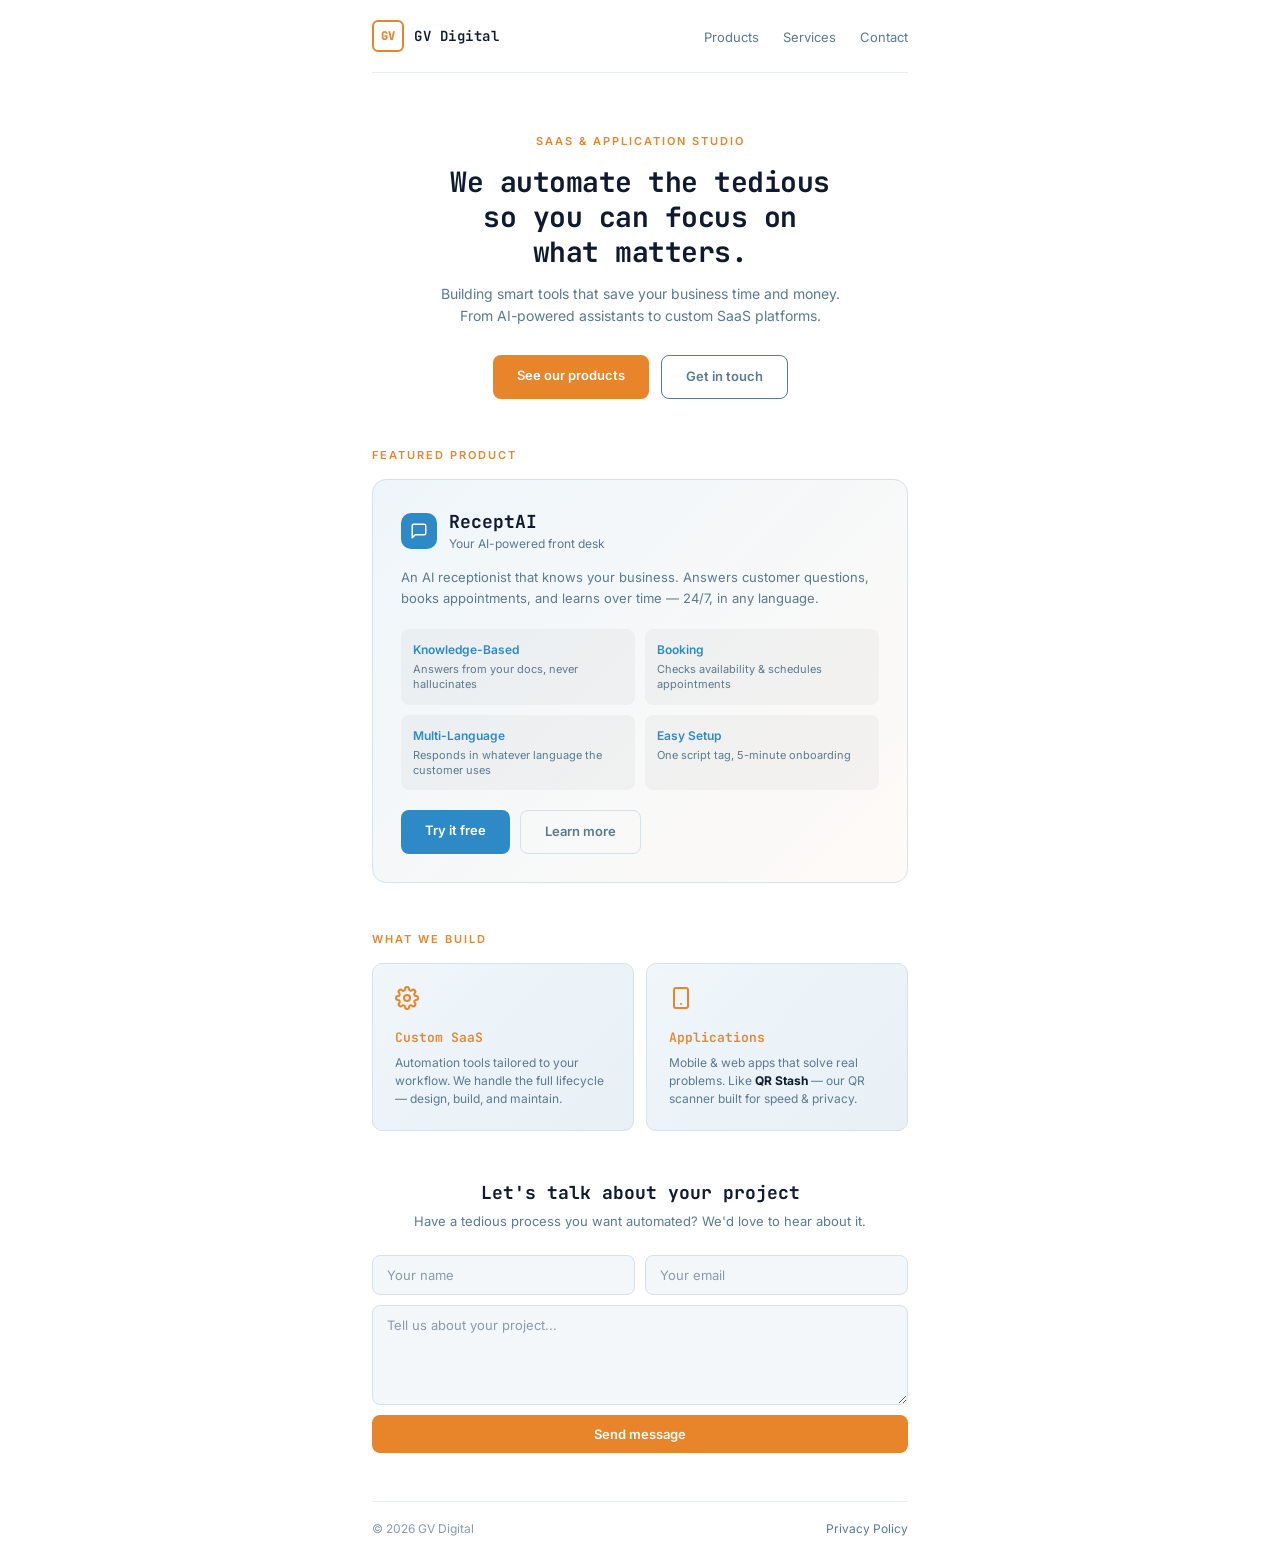
<file: index.html>
<!DOCTYPE html>
<html lang="en">
<head>
  <meta charset="UTF-8">
  <meta name="viewport" content="width=device-width, initial-scale=1.0">
  <title>GV Digital — SaaS & Application Studio</title>
  <meta name="description" content="GV Digital builds smart SaaS tools and applications that automate tedious tasks, saving your business time and money. Home of ReceptAI.">
  <meta property="og:title" content="GV Digital — SaaS & Application Studio">
  <meta property="og:description" content="We automate the tedious so you can focus on what matters. SaaS platforms, AI tools, and applications.">
  <meta property="og:type" content="website">
  <link rel="icon" href="/favicon.svg" type="image/svg+xml">
  <link rel="stylesheet" href="/css/style.css">
</head>
<body>
  <!-- Nav -->
  <header class="container">
    <nav class="nav">
      <a href="/" class="nav-logo">
        <div class="nav-logo-mark">GV</div>
        <span class="nav-logo-text">GV Digital</span>
      </a>
      <ul class="nav-links">
        <li><a href="#products">Products</a></li>
        <li><a href="#services">Services</a></li>
        <li><a href="#contact">Contact</a></li>
      </ul>
    </nav>
  </header>

  <main class="container">
    <!-- Hero -->
    <section class="hero">
      <div class="hero-label">SaaS & Application Studio</div>
      <h1>We automate the tedious<br>so you can focus on<br>what matters.</h1>
      <p>Building smart tools that save your business time and money.<br>From AI-powered assistants to custom SaaS platforms.</p>
      <div class="hero-ctas">
        <a href="#products" class="btn">See our products</a>
        <a href="#contact" class="btn btn-outline">Get in touch</a>
      </div>
    </section>

    <!-- Featured Product -->
    <section id="products" class="featured">
      <div class="section-label">Featured Product</div>
      <div class="featured-card">
        <div class="featured-header">
          <div class="featured-icon">
            <svg width="18" height="18" viewBox="0 0 24 24" fill="none" stroke="currentColor" stroke-width="2" stroke-linecap="round" stroke-linejoin="round"><path d="M21 15a2 2 0 0 1-2 2H7l-4 4V5a2 2 0 0 1 2-2h14a2 2 0 0 1 2 2z"/></svg>
          </div>
          <div>
            <div class="featured-name">ReceptAI</div>
            <div class="featured-tagline">Your AI-powered front desk</div>
          </div>
        </div>
        <p class="featured-desc">An AI receptionist that knows your business. Answers customer questions, books appointments, and learns over time — 24/7, in any language.</p>
        <div class="featured-grid">
          <div class="featured-point">
            <div class="featured-point-title">Knowledge-Based</div>
            <div class="featured-point-desc">Answers from your docs, never hallucinates</div>
          </div>
          <div class="featured-point">
            <div class="featured-point-title">Booking</div>
            <div class="featured-point-desc">Checks availability & schedules appointments</div>
          </div>
          <div class="featured-point">
            <div class="featured-point-title">Multi-Language</div>
            <div class="featured-point-desc">Responds in whatever language the customer uses</div>
          </div>
          <div class="featured-point">
            <div class="featured-point-title">Easy Setup</div>
            <div class="featured-point-desc">One script tag, 5-minute onboarding</div>
          </div>
        </div>
        <div class="featured-ctas">
          <a href="/receptai/" class="btn btn-blue">Try it free</a>
          <a href="/receptai/" class="btn btn-ghost">Learn more</a>
        </div>
      </div>
    </section>

    <!-- Services -->
    <section id="services" class="services">
      <div class="section-label">What We Build</div>
      <div class="services-grid">
        <div class="service-card">
          <div class="service-card-icon">
            <svg width="24" height="24" viewBox="0 0 24 24" fill="none" stroke="var(--accent-orange)" stroke-width="2" stroke-linecap="round" stroke-linejoin="round"><circle cx="12" cy="12" r="3"/><path d="M19.4 15a1.65 1.65 0 0 0 .33 1.82l.06.06a2 2 0 0 1-2.83 2.83l-.06-.06a1.65 1.65 0 0 0-1.82-.33 1.65 1.65 0 0 0-1 1.51V21a2 2 0 0 1-4 0v-.09A1.65 1.65 0 0 0 9 19.4a1.65 1.65 0 0 0-1.82.33l-.06.06a2 2 0 0 1-2.83-2.83l.06-.06A1.65 1.65 0 0 0 4.68 15a1.65 1.65 0 0 0-1.51-1H3a2 2 0 0 1 0-4h.09A1.65 1.65 0 0 0 4.6 9a1.65 1.65 0 0 0-.33-1.82l-.06-.06a2 2 0 0 1 2.83-2.83l.06.06A1.65 1.65 0 0 0 9 4.68a1.65 1.65 0 0 0 1-1.51V3a2 2 0 0 1 4 0v.09a1.65 1.65 0 0 0 1 1.51 1.65 1.65 0 0 0 1.82-.33l.06-.06a2 2 0 0 1 2.83 2.83l-.06.06A1.65 1.65 0 0 0 19.4 9a1.65 1.65 0 0 0 1.51 1H21a2 2 0 0 1 0 4h-.09a1.65 1.65 0 0 0-1.51 1z"/></svg>
          </div>
          <div class="service-card-label">Custom SaaS</div>
          <div class="service-card-desc">Automation tools tailored to your workflow. We handle the full lifecycle — design, build, and maintain.</div>
        </div>
        <div class="service-card">
          <div class="service-card-icon">
            <svg width="24" height="24" viewBox="0 0 24 24" fill="none" stroke="var(--accent-orange)" stroke-width="2" stroke-linecap="round" stroke-linejoin="round"><rect x="5" y="2" width="14" height="20" rx="2" ry="2"/><line x1="12" y1="18" x2="12.01" y2="18"/></svg>
          </div>
          <div class="service-card-label">Applications</div>
          <div class="service-card-desc">Mobile & web apps that solve real problems. Like <strong>QR Stash</strong> — our QR scanner built for speed & privacy.</div>
        </div>
      </div>
    </section>

    <!-- Contact -->
    <section id="contact" class="contact">
      <h2>Let's talk about your project</h2>
      <p class="subtitle">Have a tedious process you want automated? We'd love to hear about it.</p>
      <form id="contact-form" novalidate>
        <div class="form-row">
          <input type="text" name="name" class="form-field" placeholder="Your name" required aria-label="Your name">
          <input type="email" name="email" class="form-field" placeholder="Your email" required aria-label="Your email">
        </div>
        <textarea name="message" class="form-field" placeholder="Tell us about your project..." required aria-label="Your message"></textarea>
        <button type="submit" class="btn btn-full">Send message</button>
        <div id="form-feedback" class="form-feedback"></div>
      </form>
    </section>
  </main>

  <!-- Footer -->
  <footer class="container">
    <div class="footer">
      <span>&copy; 2026 GV Digital</span>
      <a href="/privacy-policy/">Privacy Policy</a>
    </div>
  </footer>

  <script src="/js/main.js"></script>
  <script src="https://receptai.ironframestudio.be/widget/embed.js" data-tenant="a1b2c3d4-e5f6-7890-abcd-ef1234567890" data-color="#2d8ac7" data-api-url="https://receptai.ironframestudio.be" data-greeting="Hi! Want to know what GV Digital can build for you?" data-delay="3" defer></script>
</body>
</html>
</file>
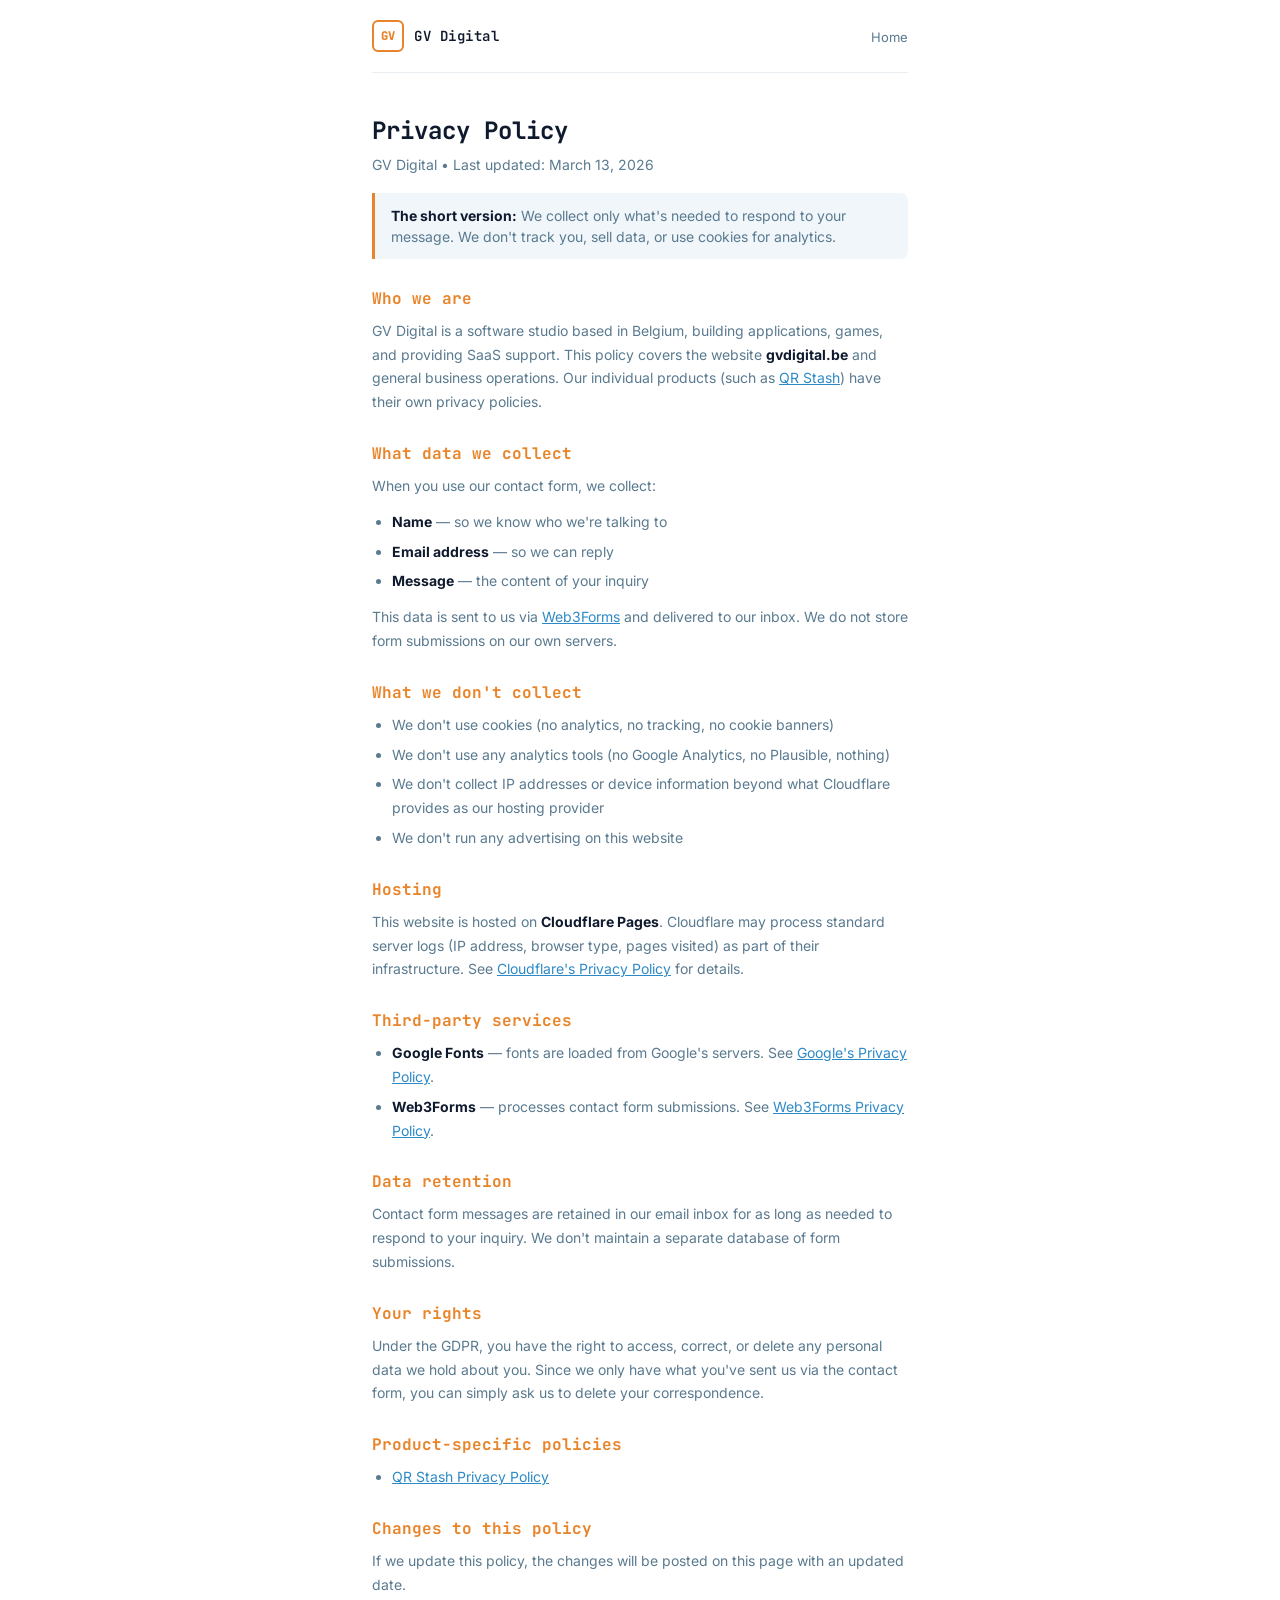
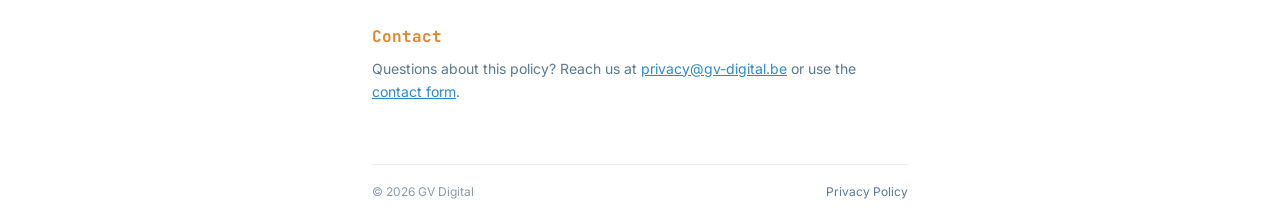
<file: privacy-policy/index.html>
<!DOCTYPE html>
<html lang="en">
<head>
  <meta charset="UTF-8">
  <meta name="viewport" content="width=device-width, initial-scale=1.0">
  <title>GV Digital — Privacy Policy</title>
  <meta name="description" content="Privacy policy for GV Digital, a software studio based in Belgium.">
  <link rel="icon" href="/favicon.svg" type="image/svg+xml">
  <link rel="stylesheet" href="/css/style.css">
  <style>
    .policy h2 {
      font-family: 'JetBrains Mono', monospace;
      font-size: 16px;
      font-weight: 700;
      color: var(--accent-orange);
      margin: 28px 0 8px;
    }
    .policy p, .policy li {
      font-size: 14px;
      color: var(--text-muted);
      margin-bottom: 12px;
      line-height: 1.7;
    }
    .policy ul {
      padding-left: 20px;
      margin-bottom: 12px;
    }
    .policy li {
      margin-bottom: 6px;
    }
    .policy a {
      color: var(--accent-blue);
    }
    .policy strong {
      color: var(--text);
    }
    .policy-highlight {
      background: var(--card-bg);
      border-left: 3px solid var(--accent-orange);
      padding: 12px 16px;
      border-radius: 0 8px 8px 0;
      margin: 16px 0;
      font-size: 14px;
      color: var(--text-muted);
    }
    @media (prefers-color-scheme: light) {
      .policy-highlight {
        background: #f0f6fa;
      }
    }
    .policy-highlight strong {
      color: var(--text);
    }
    .policy-title {
      font-family: 'JetBrains Mono', monospace;
      font-size: 24px;
      font-weight: 700;
      margin-bottom: 4px;
    }
    .policy-subtitle {
      color: var(--text-faint);
      font-size: 13px;
      margin-bottom: 32px;
    }
  </style>
</head>
<body>
  <header class="container">
    <nav class="nav">
      <a href="/" class="nav-logo">
        <div class="nav-logo-mark">GV</div>
        <span class="nav-logo-text">GV Digital</span>
      </a>
      <ul class="nav-links">
        <li><a href="/">Home</a></li>
      </ul>
    </nav>
  </header>

  <main class="container policy" style="padding-top: 40px; padding-bottom: 48px;">
    <h1 class="policy-title">Privacy Policy</h1>
    <p class="policy-subtitle">GV Digital &bull; Last updated: March 13, 2026</p>

    <div class="policy-highlight">
      <strong>The short version:</strong> We collect only what's needed to respond to your message. We don't track you, sell data, or use cookies for analytics.
    </div>

    <h2>Who we are</h2>
    <p>GV Digital is a software studio based in Belgium, building applications, games, and providing SaaS support. This policy covers the website <strong>gvdigital.be</strong> and general business operations. Our individual products (such as <a href="/qrstash/privacy-policy/">QR Stash</a>) have their own privacy policies.</p>

    <h2>What data we collect</h2>
    <p>When you use our contact form, we collect:</p>
    <ul>
      <li><strong>Name</strong> — so we know who we're talking to</li>
      <li><strong>Email address</strong> — so we can reply</li>
      <li><strong>Message</strong> — the content of your inquiry</li>
    </ul>
    <p>This data is sent to us via <a href="https://web3forms.com" target="_blank" rel="noopener">Web3Forms</a> and delivered to our inbox. We do not store form submissions on our own servers.</p>

    <h2>What we don't collect</h2>
    <ul>
      <li>We don't use cookies (no analytics, no tracking, no cookie banners)</li>
      <li>We don't use any analytics tools (no Google Analytics, no Plausible, nothing)</li>
      <li>We don't collect IP addresses or device information beyond what Cloudflare provides as our hosting provider</li>
      <li>We don't run any advertising on this website</li>
    </ul>

    <h2>Hosting</h2>
    <p>This website is hosted on <strong>Cloudflare Pages</strong>. Cloudflare may process standard server logs (IP address, browser type, pages visited) as part of their infrastructure. See <a href="https://www.cloudflare.com/privacypolicy/" target="_blank" rel="noopener">Cloudflare's Privacy Policy</a> for details.</p>

    <h2>Third-party services</h2>
    <ul>
      <li><strong>Google Fonts</strong> — fonts are loaded from Google's servers. See <a href="https://policies.google.com/privacy" target="_blank" rel="noopener">Google's Privacy Policy</a>.</li>
      <li><strong>Web3Forms</strong> — processes contact form submissions. See <a href="https://web3forms.com/privacy" target="_blank" rel="noopener">Web3Forms Privacy Policy</a>.</li>
    </ul>

    <h2>Data retention</h2>
    <p>Contact form messages are retained in our email inbox for as long as needed to respond to your inquiry. We don't maintain a separate database of form submissions.</p>

    <h2>Your rights</h2>
    <p>Under the GDPR, you have the right to access, correct, or delete any personal data we hold about you. Since we only have what you've sent us via the contact form, you can simply ask us to delete your correspondence.</p>

    <h2>Product-specific policies</h2>
    <ul>
      <li><a href="/qrstash/privacy-policy/">QR Stash Privacy Policy</a></li>
    </ul>

    <h2>Changes to this policy</h2>
    <p>If we update this policy, the changes will be posted on this page with an updated date.</p>

    <h2>Contact</h2>
    <p>Questions about this policy? Reach us at <a href="mailto:privacy@gv-digital.be">privacy@gv-digital.be</a> or use the <a href="/#contact">contact form</a>.</p>
  </main>

  <footer class="container">
    <div class="footer">
      <span>&copy; 2026 GV Digital</span>
      <a href="/privacy-policy/">Privacy Policy</a>
    </div>
  </footer>
</body>
</html>
</file>
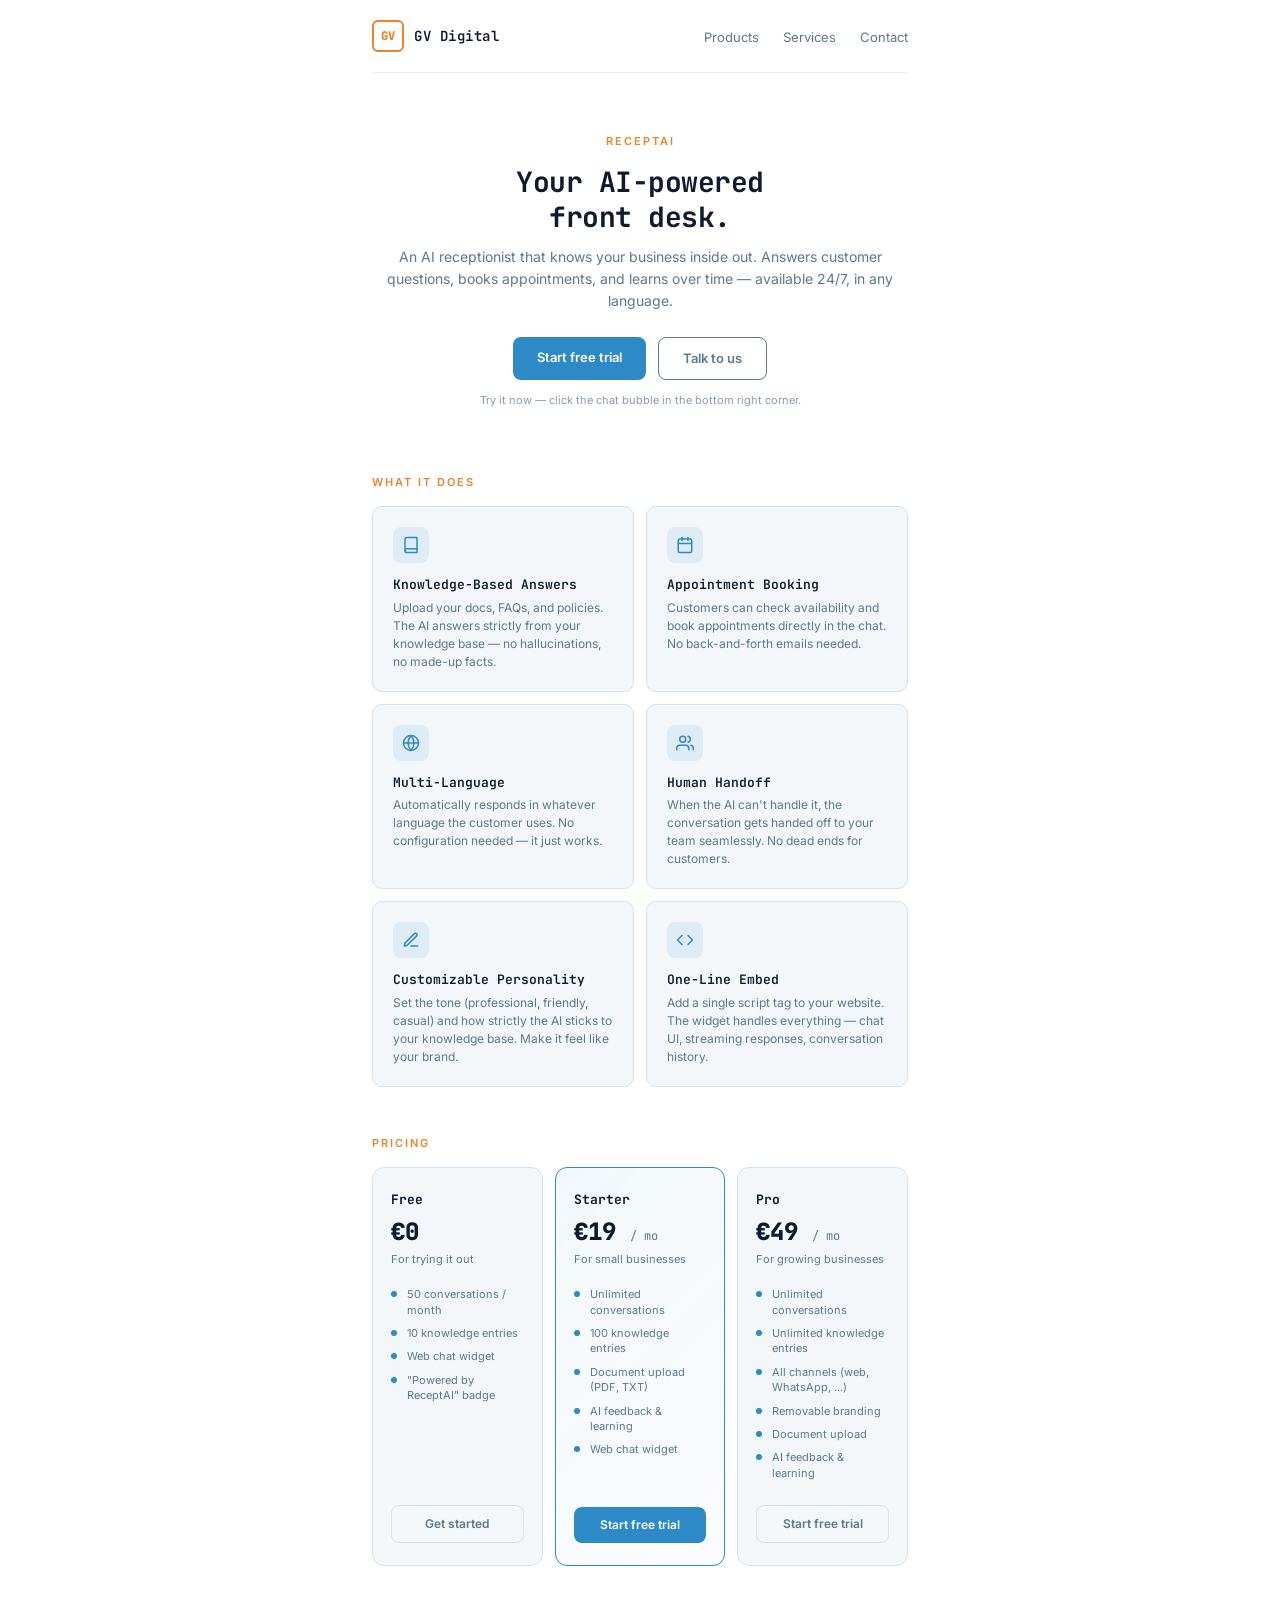
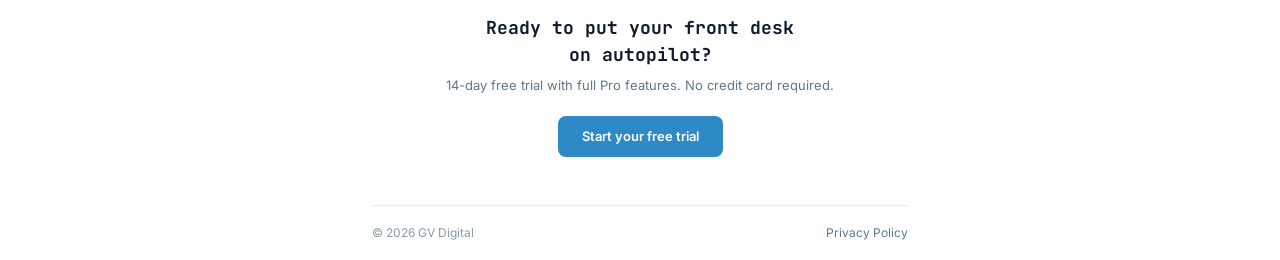
<file: receptai/index.html>
<!DOCTYPE html>
<html lang="en">
<head>
  <meta charset="UTF-8">
  <meta name="viewport" content="width=device-width, initial-scale=1.0">
  <title>ReceptAI — AI-Powered Front Desk | GV Digital</title>
  <meta name="description" content="ReceptAI is an AI receptionist that answers customer questions, books appointments, and learns your business — 24/7, in any language. By GV Digital.">
  <meta property="og:title" content="ReceptAI — AI-Powered Front Desk">
  <meta property="og:description" content="An AI receptionist that knows your business. Answers questions, books appointments, learns over time.">
  <meta property="og:type" content="website">
  <link rel="icon" href="/favicon.svg" type="image/svg+xml">
  <link rel="stylesheet" href="/css/style.css">
</head>
<body>
  <!-- Nav -->
  <header class="container">
    <nav class="nav">
      <a href="/" class="nav-logo">
        <div class="nav-logo-mark">GV</div>
        <span class="nav-logo-text">GV Digital</span>
      </a>
      <ul class="nav-links">
        <li><a href="/#products">Products</a></li>
        <li><a href="/#services">Services</a></li>
        <li><a href="/#contact">Contact</a></li>
      </ul>
    </nav>
  </header>

  <main class="container">
    <!-- Product Hero -->
    <section class="product-hero">
      <div class="hero-label">ReceptAI</div>
      <h1>Your AI-powered<br>front desk.</h1>
      <p>An AI receptionist that knows your business inside out. Answers customer questions, books appointments, and learns over time — available 24/7, in any language.</p>
      <div class="hero-ctas">
        <a href="#pricing" class="btn btn-blue">Start free trial</a>
        <a href="/#contact" class="btn btn-outline">Talk to us</a>
      </div>
      <p class="widget-hint">Try it now — click the chat bubble in the bottom right corner.</p>
    </section>

    <!-- Features -->
    <section class="features">
      <div class="section-label">What it does</div>
      <div class="features-grid">
        <div class="feature-card">
          <div class="feature-card-icon">
            <svg width="18" height="18" viewBox="0 0 24 24" fill="none" stroke="currentColor" stroke-width="2" stroke-linecap="round" stroke-linejoin="round"><path d="M4 19.5A2.5 2.5 0 0 1 6.5 17H20"/><path d="M6.5 2H20v20H6.5A2.5 2.5 0 0 1 4 19.5v-15A2.5 2.5 0 0 1 6.5 2z"/></svg>
          </div>
          <div class="feature-card-title">Knowledge-Based Answers</div>
          <div class="feature-card-desc">Upload your docs, FAQs, and policies. The AI answers strictly from your knowledge base — no hallucinations, no made-up facts.</div>
        </div>
        <div class="feature-card">
          <div class="feature-card-icon">
            <svg width="18" height="18" viewBox="0 0 24 24" fill="none" stroke="currentColor" stroke-width="2" stroke-linecap="round" stroke-linejoin="round"><rect x="3" y="4" width="18" height="18" rx="2" ry="2"/><line x1="16" y1="2" x2="16" y2="6"/><line x1="8" y1="2" x2="8" y2="6"/><line x1="3" y1="10" x2="21" y2="10"/></svg>
          </div>
          <div class="feature-card-title">Appointment Booking</div>
          <div class="feature-card-desc">Customers can check availability and book appointments directly in the chat. No back-and-forth emails needed.</div>
        </div>
        <div class="feature-card">
          <div class="feature-card-icon">
            <svg width="18" height="18" viewBox="0 0 24 24" fill="none" stroke="currentColor" stroke-width="2" stroke-linecap="round" stroke-linejoin="round"><circle cx="12" cy="12" r="10"/><line x1="2" y1="12" x2="22" y2="12"/><path d="M12 2a15.3 15.3 0 0 1 4 10 15.3 15.3 0 0 1-4 10 15.3 15.3 0 0 1-4-10 15.3 15.3 0 0 1 4-10z"/></svg>
          </div>
          <div class="feature-card-title">Multi-Language</div>
          <div class="feature-card-desc">Automatically responds in whatever language the customer uses. No configuration needed — it just works.</div>
        </div>
        <div class="feature-card">
          <div class="feature-card-icon">
            <svg width="18" height="18" viewBox="0 0 24 24" fill="none" stroke="currentColor" stroke-width="2" stroke-linecap="round" stroke-linejoin="round"><path d="M17 21v-2a4 4 0 0 0-4-4H5a4 4 0 0 0-4 4v2"/><circle cx="9" cy="7" r="4"/><path d="M23 21v-2a4 4 0 0 0-3-3.87"/><path d="M16 3.13a4 4 0 0 1 0 7.75"/></svg>
          </div>
          <div class="feature-card-title">Human Handoff</div>
          <div class="feature-card-desc">When the AI can't handle it, the conversation gets handed off to your team seamlessly. No dead ends for customers.</div>
        </div>
        <div class="feature-card">
          <div class="feature-card-icon">
            <svg width="18" height="18" viewBox="0 0 24 24" fill="none" stroke="currentColor" stroke-width="2" stroke-linecap="round" stroke-linejoin="round"><path d="M12 20h9"/><path d="M16.5 3.5a2.121 2.121 0 0 1 3 3L7 19l-4 1 1-4L16.5 3.5z"/></svg>
          </div>
          <div class="feature-card-title">Customizable Personality</div>
          <div class="feature-card-desc">Set the tone (professional, friendly, casual) and how strictly the AI sticks to your knowledge base. Make it feel like your brand.</div>
        </div>
        <div class="feature-card">
          <div class="feature-card-icon">
            <svg width="18" height="18" viewBox="0 0 24 24" fill="none" stroke="currentColor" stroke-width="2" stroke-linecap="round" stroke-linejoin="round"><polyline points="16 18 22 12 16 6"/><polyline points="8 6 2 12 8 18"/></svg>
          </div>
          <div class="feature-card-title">One-Line Embed</div>
          <div class="feature-card-desc">Add a single script tag to your website. The widget handles everything — chat UI, streaming responses, conversation history.</div>
        </div>
      </div>
    </section>

    <!-- Pricing -->
    <section id="pricing" class="pricing">
      <div class="section-label">Pricing</div>
      <div class="pricing-grid">
        <div class="pricing-card">
          <div class="pricing-name">Free</div>
          <div class="pricing-price">&euro;0</div>
          <div class="pricing-desc">For trying it out</div>
          <ul class="pricing-features">
            <li>50 conversations / month</li>
            <li>10 knowledge entries</li>
            <li>Web chat widget</li>
            <li>"Powered by ReceptAI" badge</li>
          </ul>
          <a href="#" class="btn btn-ghost">Get started</a>
        </div>
        <div class="pricing-card pricing-card--featured">
          <div class="pricing-name">Starter</div>
          <div class="pricing-price">&euro;19 <span>/ mo</span></div>
          <div class="pricing-desc">For small businesses</div>
          <ul class="pricing-features">
            <li>Unlimited conversations</li>
            <li>100 knowledge entries</li>
            <li>Document upload (PDF, TXT)</li>
            <li>AI feedback & learning</li>
            <li>Web chat widget</li>
          </ul>
          <a href="#" class="btn btn-blue">Start free trial</a>
        </div>
        <div class="pricing-card">
          <div class="pricing-name">Pro</div>
          <div class="pricing-price">&euro;49 <span>/ mo</span></div>
          <div class="pricing-desc">For growing businesses</div>
          <ul class="pricing-features">
            <li>Unlimited conversations</li>
            <li>Unlimited knowledge entries</li>
            <li>All channels (web, WhatsApp, ...)</li>
            <li>Removable branding</li>
            <li>Document upload</li>
            <li>AI feedback & learning</li>
          </ul>
          <a href="#" class="btn btn-ghost">Start free trial</a>
        </div>
      </div>
    </section>

    <!-- Final CTA -->
    <section class="final-cta">
      <h2>Ready to put your front desk<br>on autopilot?</h2>
      <p>14-day free trial with full Pro features. No credit card required.</p>
      <a href="#" class="btn btn-blue">Start your free trial</a>
    </section>
  </main>

  <!-- Footer -->
  <footer class="container">
    <div class="footer">
      <span>&copy; 2026 GV Digital</span>
      <a href="/privacy-policy/">Privacy Policy</a>
    </div>
  </footer>

  <!-- ReceptAI Widget — replace YOUR_TENANT_ID with your GV Digital tenant UUID from Supabase -->
  <script src="https://receptai-eta.vercel.app/widget/embed.js" data-tenant="a1b2c3d4-e5f6-7890-abcd-ef1234567890" data-color="#2d8ac7" data-greeting="Hi! Want to see what I can do? Ask me anything!" data-delay="3" defer></script>
</body>
</html>
</file>
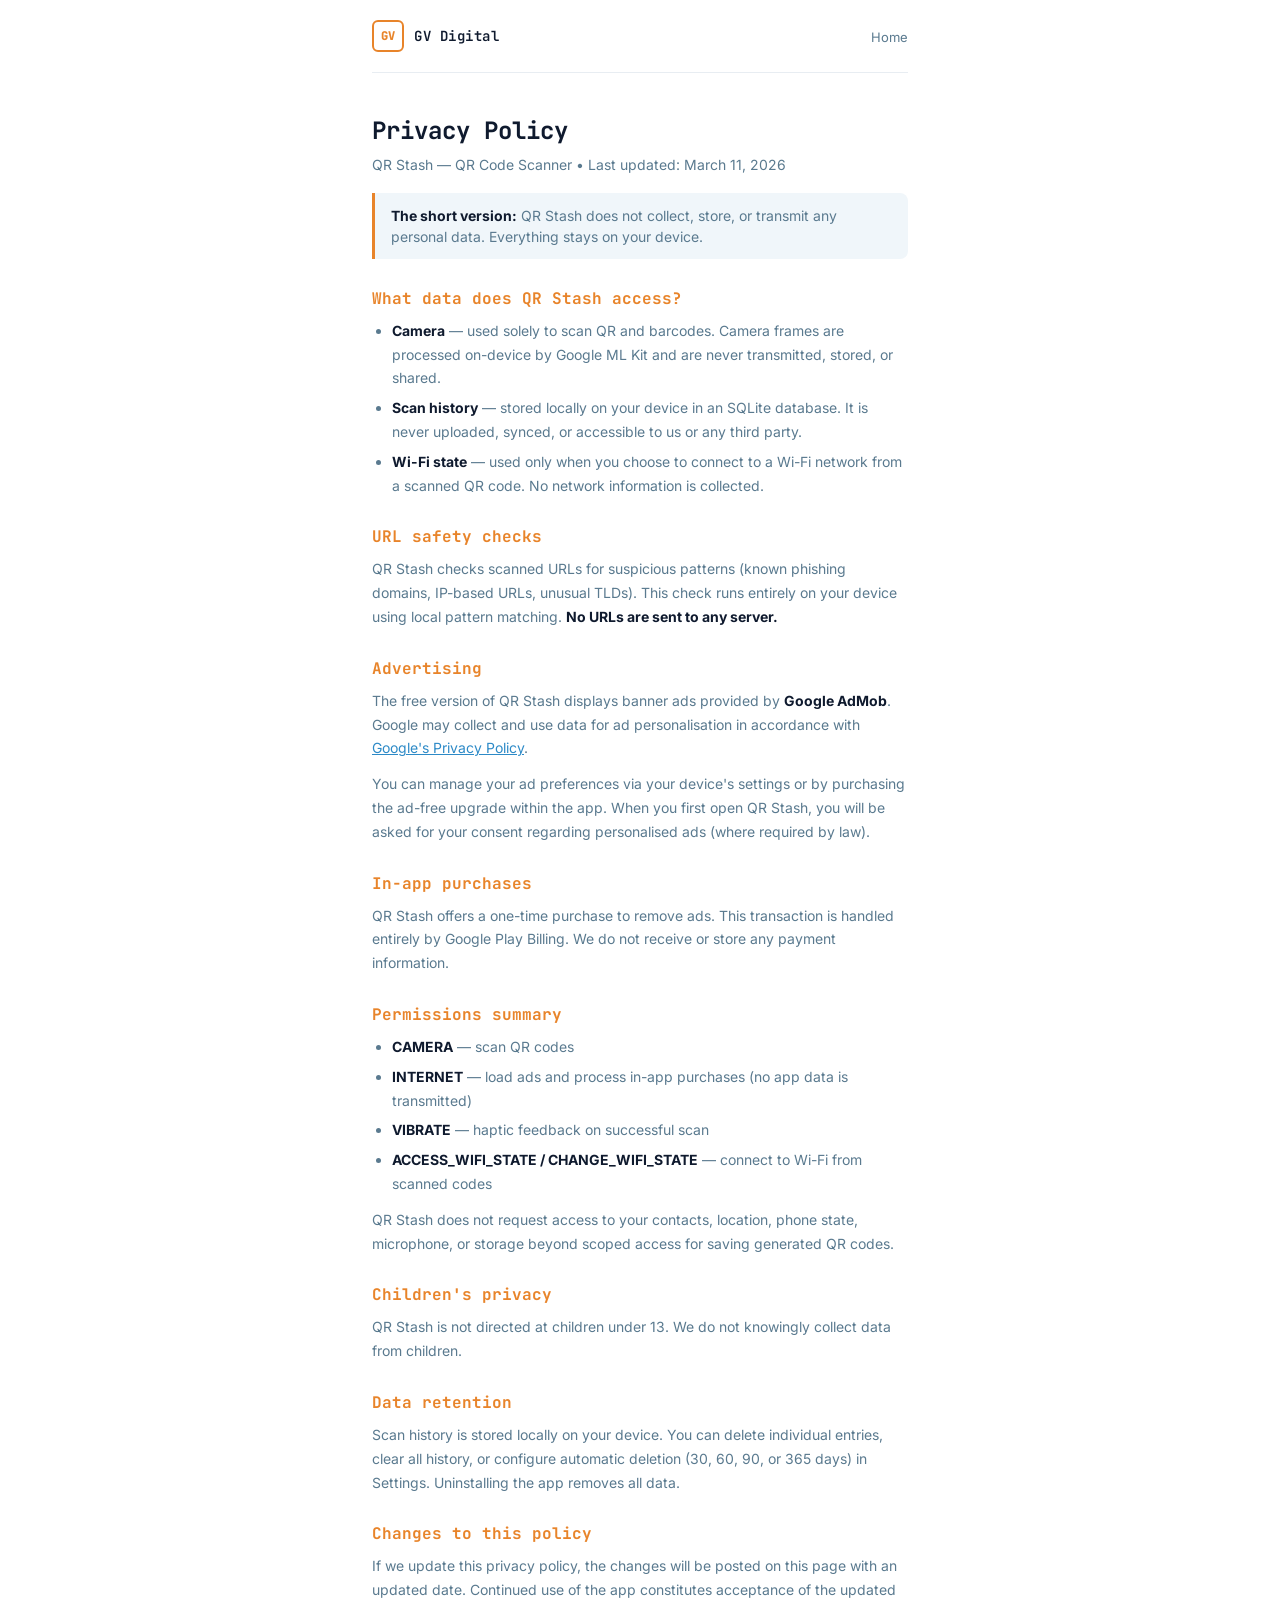
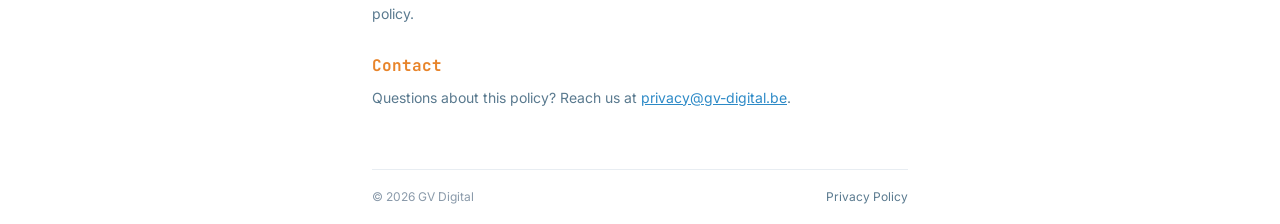
<file: qrstash/privacy-policy/index.html>
<!DOCTYPE html>
<html lang="en">
<head>
  <meta charset="UTF-8">
  <meta name="viewport" content="width=device-width, initial-scale=1.0">
  <title>QR Stash — Privacy Policy</title>
  <meta name="description" content="Privacy policy for QR Stash, a QR code scanner app by GV Digital.">
  <link rel="icon" href="/favicon.svg" type="image/svg+xml">
  <link rel="stylesheet" href="/css/style.css">
  <style>
    .policy h2 {
      font-family: 'JetBrains Mono', monospace;
      font-size: 16px;
      font-weight: 700;
      color: var(--accent-orange);
      margin: 28px 0 8px;
    }
    .policy p, .policy li {
      font-size: 14px;
      color: var(--text-muted);
      margin-bottom: 12px;
      line-height: 1.7;
    }
    .policy ul {
      padding-left: 20px;
      margin-bottom: 12px;
    }
    .policy li {
      margin-bottom: 6px;
    }
    .policy a {
      color: var(--accent-blue);
    }
    .policy strong {
      color: var(--text);
    }
    .policy-highlight {
      background: var(--card-bg);
      border-left: 3px solid var(--accent-orange);
      padding: 12px 16px;
      border-radius: 0 8px 8px 0;
      margin: 16px 0;
      font-size: 14px;
      color: var(--text-muted);
    }
    @media (prefers-color-scheme: light) {
      .policy-highlight {
        background: #f0f6fa;
      }
    }
    .policy-highlight strong {
      color: var(--text);
    }
    .policy-title {
      font-family: 'JetBrains Mono', monospace;
      font-size: 24px;
      font-weight: 700;
      margin-bottom: 4px;
    }
    .policy-subtitle {
      color: var(--text-faint);
      font-size: 13px;
      margin-bottom: 32px;
    }
  </style>
</head>
<body>
  <header class="container">
    <nav class="nav">
      <a href="/" class="nav-logo">
        <div class="nav-logo-mark">GV</div>
        <span class="nav-logo-text">GV Digital</span>
      </a>
      <ul class="nav-links">
        <li><a href="/">Home</a></li>
      </ul>
    </nav>
  </header>

  <main class="container policy" style="padding-top: 40px; padding-bottom: 48px;">
    <h1 class="policy-title">Privacy Policy</h1>
    <p class="policy-subtitle">QR Stash — QR Code Scanner &bull; Last updated: March 11, 2026</p>

    <div class="policy-highlight">
      <strong>The short version:</strong> QR Stash does not collect, store, or transmit any personal data. Everything stays on your device.
    </div>

    <h2>What data does QR Stash access?</h2>
    <ul>
      <li><strong>Camera</strong> — used solely to scan QR and barcodes. Camera frames are processed on-device by Google ML Kit and are never transmitted, stored, or shared.</li>
      <li><strong>Scan history</strong> — stored locally on your device in an SQLite database. It is never uploaded, synced, or accessible to us or any third party.</li>
      <li><strong>Wi-Fi state</strong> — used only when you choose to connect to a Wi-Fi network from a scanned QR code. No network information is collected.</li>
    </ul>

    <h2>URL safety checks</h2>
    <p>QR Stash checks scanned URLs for suspicious patterns (known phishing domains, IP-based URLs, unusual TLDs). This check runs entirely on your device using local pattern matching. <strong>No URLs are sent to any server.</strong></p>

    <h2>Advertising</h2>
    <p>The free version of QR Stash displays banner ads provided by <strong>Google AdMob</strong>. Google may collect and use data for ad personalisation in accordance with <a href="https://policies.google.com/privacy" target="_blank" rel="noopener">Google's Privacy Policy</a>.</p>
    <p>You can manage your ad preferences via your device's settings or by purchasing the ad-free upgrade within the app. When you first open QR Stash, you will be asked for your consent regarding personalised ads (where required by law).</p>

    <h2>In-app purchases</h2>
    <p>QR Stash offers a one-time purchase to remove ads. This transaction is handled entirely by Google Play Billing. We do not receive or store any payment information.</p>

    <h2>Permissions summary</h2>
    <ul>
      <li><strong>CAMERA</strong> — scan QR codes</li>
      <li><strong>INTERNET</strong> — load ads and process in-app purchases (no app data is transmitted)</li>
      <li><strong>VIBRATE</strong> — haptic feedback on successful scan</li>
      <li><strong>ACCESS_WIFI_STATE / CHANGE_WIFI_STATE</strong> — connect to Wi-Fi from scanned codes</li>
    </ul>
    <p>QR Stash does not request access to your contacts, location, phone state, microphone, or storage beyond scoped access for saving generated QR codes.</p>

    <h2>Children's privacy</h2>
    <p>QR Stash is not directed at children under 13. We do not knowingly collect data from children.</p>

    <h2>Data retention</h2>
    <p>Scan history is stored locally on your device. You can delete individual entries, clear all history, or configure automatic deletion (30, 60, 90, or 365 days) in Settings. Uninstalling the app removes all data.</p>

    <h2>Changes to this policy</h2>
    <p>If we update this privacy policy, the changes will be posted on this page with an updated date. Continued use of the app constitutes acceptance of the updated policy.</p>

    <h2>Contact</h2>
    <p>Questions about this policy? Reach us at <a href="mailto:privacy@gv-digital.be">privacy@gv-digital.be</a>.</p>
  </main>

  <footer class="container">
    <div class="footer">
      <span>&copy; 2026 GV Digital</span>
      <a href="/qrstash/privacy-policy/">Privacy Policy</a>
    </div>
  </footer>
</body>
</html>
</file>
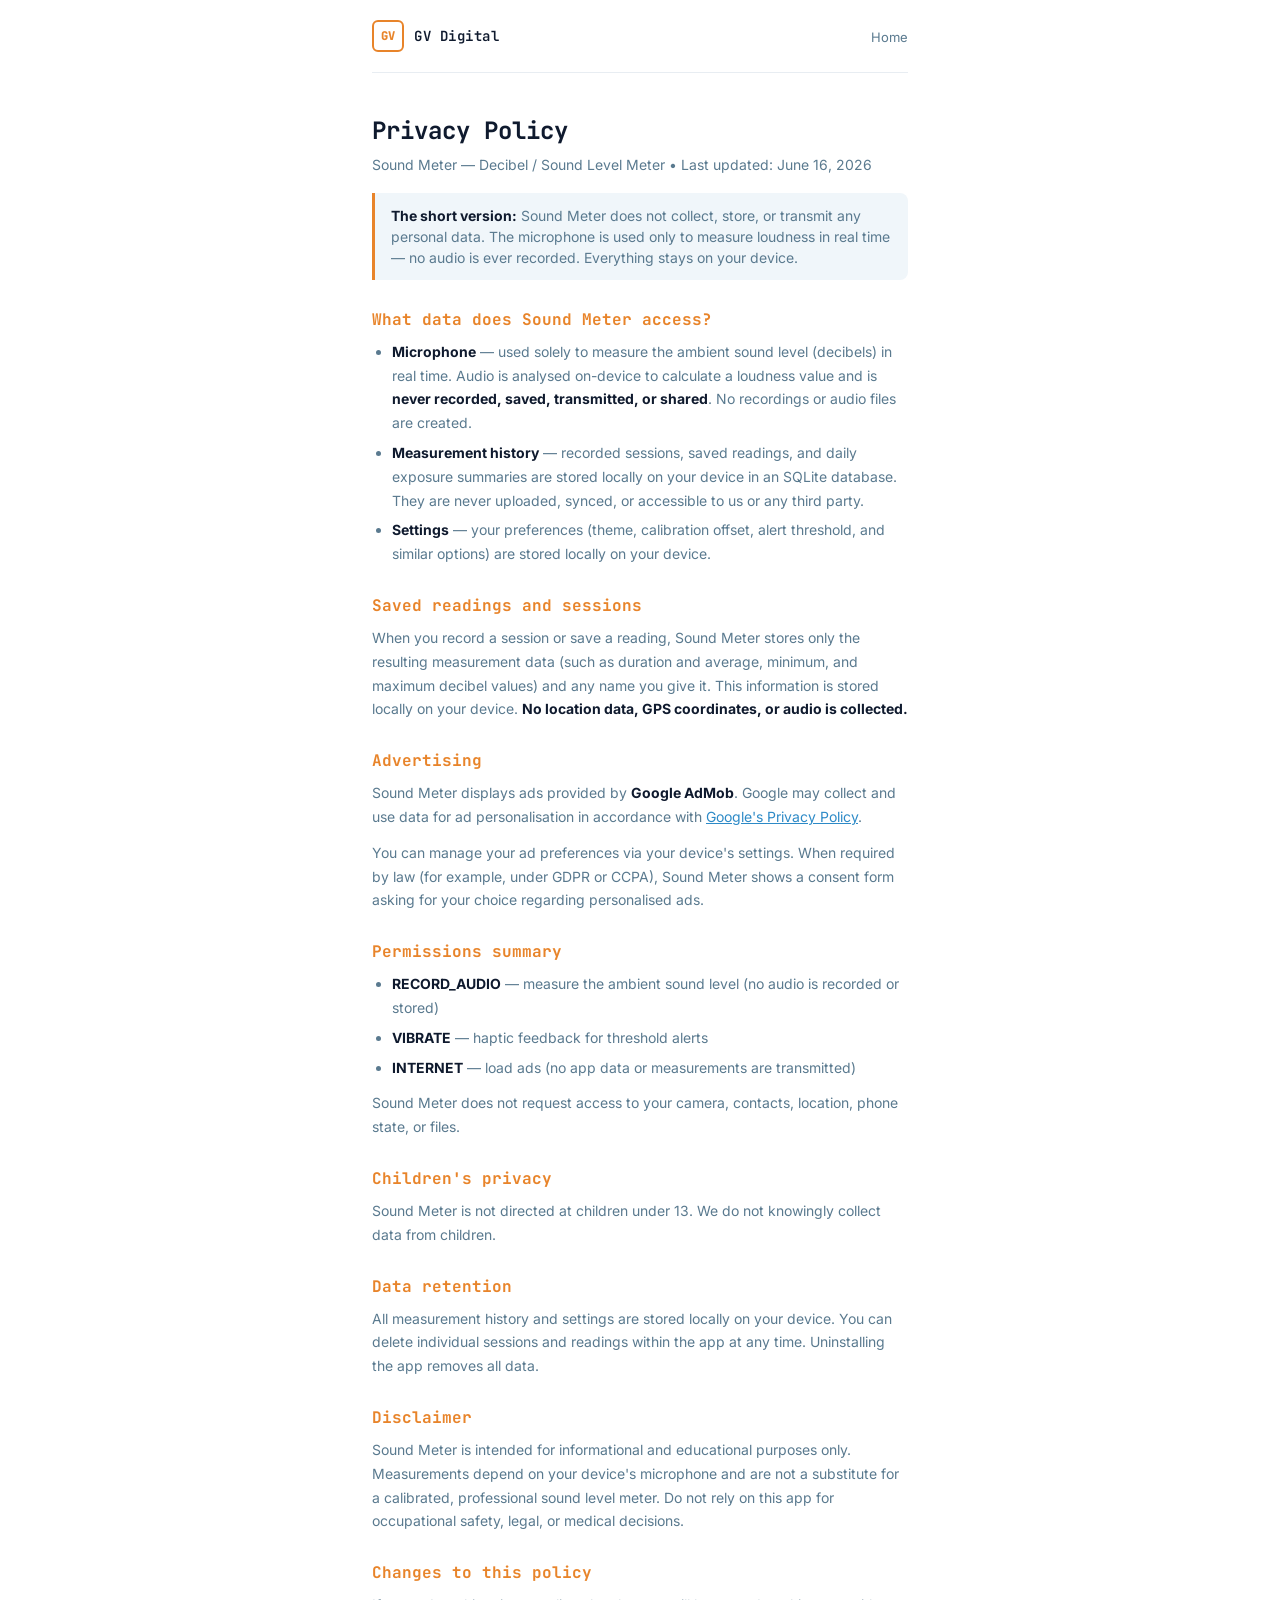
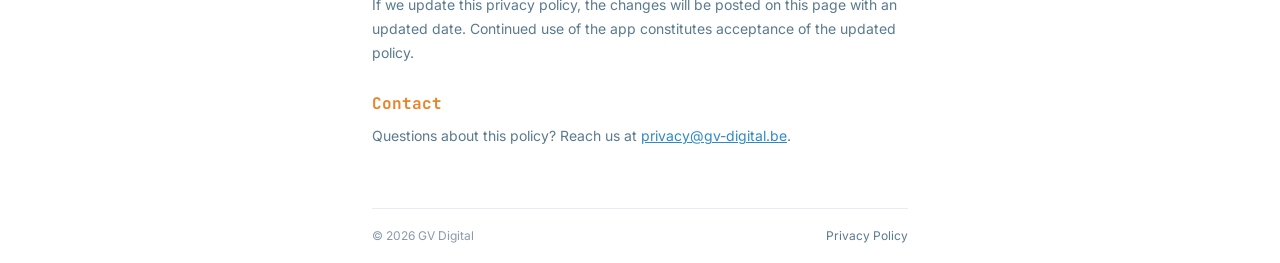
<file: soundmeter/privacy-policy/index.html>
<!DOCTYPE html>
<html lang="en">
<head>
  <meta charset="UTF-8">
  <meta name="viewport" content="width=device-width, initial-scale=1.0">
  <title>Sound Meter — Privacy Policy</title>
  <meta name="description" content="Privacy policy for Sound Meter, a decibel / sound level meter app by GV Digital.">
  <link rel="icon" href="/favicon.svg" type="image/svg+xml">
  <link rel="stylesheet" href="/css/style.css">
  <style>
    .policy h2 {
      font-family: 'JetBrains Mono', monospace;
      font-size: 16px;
      font-weight: 700;
      color: var(--accent-orange);
      margin: 28px 0 8px;
    }
    .policy p, .policy li {
      font-size: 14px;
      color: var(--text-muted);
      margin-bottom: 12px;
      line-height: 1.7;
    }
    .policy ul {
      padding-left: 20px;
      margin-bottom: 12px;
    }
    .policy li {
      margin-bottom: 6px;
    }
    .policy a {
      color: var(--accent-blue);
    }
    .policy strong {
      color: var(--text);
    }
    .policy-highlight {
      background: var(--card-bg);
      border-left: 3px solid var(--accent-orange);
      padding: 12px 16px;
      border-radius: 0 8px 8px 0;
      margin: 16px 0;
      font-size: 14px;
      color: var(--text-muted);
    }
    @media (prefers-color-scheme: light) {
      .policy-highlight {
        background: #f0f6fa;
      }
    }
    .policy-highlight strong {
      color: var(--text);
    }
    .policy-title {
      font-family: 'JetBrains Mono', monospace;
      font-size: 24px;
      font-weight: 700;
      margin-bottom: 4px;
    }
    .policy-subtitle {
      color: var(--text-faint);
      font-size: 13px;
      margin-bottom: 32px;
    }
  </style>
</head>
<body>
  <header class="container">
    <nav class="nav">
      <a href="/" class="nav-logo">
        <div class="nav-logo-mark">GV</div>
        <span class="nav-logo-text">GV Digital</span>
      </a>
      <ul class="nav-links">
        <li><a href="/">Home</a></li>
      </ul>
    </nav>
  </header>

  <main class="container policy" style="padding-top: 40px; padding-bottom: 48px;">
    <h1 class="policy-title">Privacy Policy</h1>
    <p class="policy-subtitle">Sound Meter — Decibel / Sound Level Meter &bull; Last updated: June 16, 2026</p>

    <div class="policy-highlight">
      <strong>The short version:</strong> Sound Meter does not collect, store, or transmit any personal data. The microphone is used only to measure loudness in real time — no audio is ever recorded. Everything stays on your device.
    </div>

    <h2>What data does Sound Meter access?</h2>
    <ul>
      <li><strong>Microphone</strong> — used solely to measure the ambient sound level (decibels) in real time. Audio is analysed on-device to calculate a loudness value and is <strong>never recorded, saved, transmitted, or shared</strong>. No recordings or audio files are created.</li>
      <li><strong>Measurement history</strong> — recorded sessions, saved readings, and daily exposure summaries are stored locally on your device in an SQLite database. They are never uploaded, synced, or accessible to us or any third party.</li>
      <li><strong>Settings</strong> — your preferences (theme, calibration offset, alert threshold, and similar options) are stored locally on your device.</li>
    </ul>

    <h2>Saved readings and sessions</h2>
    <p>When you record a session or save a reading, Sound Meter stores only the resulting measurement data (such as duration and average, minimum, and maximum decibel values) and any name you give it. This information is stored locally on your device. <strong>No location data, GPS coordinates, or audio is collected.</strong></p>

    <h2>Advertising</h2>
    <p>Sound Meter displays ads provided by <strong>Google AdMob</strong>. Google may collect and use data for ad personalisation in accordance with <a href="https://policies.google.com/privacy" target="_blank" rel="noopener">Google's Privacy Policy</a>.</p>
    <p>You can manage your ad preferences via your device's settings. When required by law (for example, under GDPR or CCPA), Sound Meter shows a consent form asking for your choice regarding personalised ads.</p>

    <h2>Permissions summary</h2>
    <ul>
      <li><strong>RECORD_AUDIO</strong> — measure the ambient sound level (no audio is recorded or stored)</li>
      <li><strong>VIBRATE</strong> — haptic feedback for threshold alerts</li>
      <li><strong>INTERNET</strong> — load ads (no app data or measurements are transmitted)</li>
    </ul>
    <p>Sound Meter does not request access to your camera, contacts, location, phone state, or files.</p>

    <h2>Children's privacy</h2>
    <p>Sound Meter is not directed at children under 13. We do not knowingly collect data from children.</p>

    <h2>Data retention</h2>
    <p>All measurement history and settings are stored locally on your device. You can delete individual sessions and readings within the app at any time. Uninstalling the app removes all data.</p>

    <h2>Disclaimer</h2>
    <p>Sound Meter is intended for informational and educational purposes only. Measurements depend on your device's microphone and are not a substitute for a calibrated, professional sound level meter. Do not rely on this app for occupational safety, legal, or medical decisions.</p>

    <h2>Changes to this policy</h2>
    <p>If we update this privacy policy, the changes will be posted on this page with an updated date. Continued use of the app constitutes acceptance of the updated policy.</p>

    <h2>Contact</h2>
    <p>Questions about this policy? Reach us at <a href="mailto:privacy@gv-digital.be">privacy@gv-digital.be</a>.</p>
  </main>

  <footer class="container">
    <div class="footer">
      <span>&copy; 2026 GV Digital</span>
      <a href="/soundmeter/privacy-policy/">Privacy Policy</a>
    </div>
  </footer>
</body>
</html>
</file>
<file: css/style.css>
/* Google Fonts */
@import url('https://fonts.googleapis.com/css2?family=Inter:wght@400;600&family=JetBrains+Mono:wght@600;700;800&display=swap');

/* === Design Tokens === */
:root {
  /* Dark mode (default) */
  --bg: #090e18;
  --text: #ffffff;
  --text-muted: #7a9bb5;
  --text-faint: #556;
  --accent-orange: #e8842a;
  --accent-blue: #2d8ac7;
  --card-bg: rgba(232,132,42,0.08);
  --card-border: rgba(232,132,42,0.18);
  --input-bg: rgba(255,255,255,0.05);
  --input-border: rgba(255,255,255,0.1);
  --divider: rgba(232,132,42,0.15);
  --surface: rgba(255,255,255,0.03);
  --surface-border: rgba(255,255,255,0.06);
}

@media (prefers-color-scheme: light) {
  :root {
    --bg: #ffffff;
    --text: #0f1a2e;
    --text-muted: #5a7a8f;
    --text-faint: #8a9aaa;
    --card-bg: linear-gradient(135deg, #f0f6fa, #e8f0f6);
    --card-border: #d4e2ec;
    --input-bg: #f4f7fa;
    --input-border: #d4e2ec;
    --divider: #e8edf2;
    --surface: #f4f7fa;
    --surface-border: #d4e2ec;
  }
}

/* === Reset === */
*, *::before, *::after { margin: 0; padding: 0; box-sizing: border-box; }

html { scroll-behavior: smooth; }

body {
  font-family: 'Inter', system-ui, sans-serif;
  background: var(--bg);
  color: var(--text);
  line-height: 1.5;
  -webkit-font-smoothing: antialiased;
}

/* === Layout === */
.container {
  max-width: 600px;
  margin: 0 auto;
  padding: 0 32px;
}

/* === Nav === */
.nav {
  display: flex;
  align-items: center;
  justify-content: space-between;
  padding: 20px 0;
  border-bottom: 1px solid var(--divider);
}

.nav-logo {
  display: flex;
  align-items: center;
  gap: 10px;
  text-decoration: none;
  color: var(--text);
}

.nav-logo-mark {
  width: 32px;
  height: 32px;
  border: 2px solid var(--accent-orange);
  border-radius: 6px;
  display: flex;
  align-items: center;
  justify-content: center;
  font-weight: 800;
  font-size: 12px;
  color: var(--accent-orange);
  font-family: 'JetBrains Mono', monospace;
}

.nav-logo-text {
  font-size: 14px;
  font-weight: 600;
  letter-spacing: 0.5px;
  font-family: 'JetBrains Mono', monospace;
}

.nav-links {
  display: flex;
  gap: 24px;
  list-style: none;
}

.nav-links a {
  font-size: 13px;
  color: var(--text-muted);
  text-decoration: none;
}

.nav-links a:hover {
  color: var(--text);
}

/* === Hero === */
.hero {
  padding: 60px 0 48px;
  text-align: center;
}

.hero-label {
  font-size: 11px;
  letter-spacing: 2px;
  color: var(--accent-orange);
  text-transform: uppercase;
  margin-bottom: 14px;
  font-weight: 600;
}

.hero h1 {
  font-family: 'JetBrains Mono', monospace;
  font-size: 28px;
  font-weight: 700;
  line-height: 1.25;
  letter-spacing: -0.5px;
  margin-bottom: 14px;
}

.hero p {
  color: var(--text-muted);
  font-size: 14px;
  margin-bottom: 28px;
  line-height: 1.6;
}

.hero-ctas {
  display: flex;
  gap: 12px;
  justify-content: center;
}

/* === Buttons === */
.btn {
  display: inline-block;
  padding: 11px 24px;
  background: var(--accent-orange);
  color: #fff;
  border: none;
  border-radius: 8px;
  font-family: 'Inter', system-ui, sans-serif;
  font-size: 13px;
  font-weight: 600;
  cursor: pointer;
  text-decoration: none;
  transition: opacity 0.2s;
}

.btn:hover {
  opacity: 0.9;
}

.btn-full {
  display: block;
  width: 100%;
  text-align: center;
}

.btn-outline {
  background: transparent;
  border: 1px solid var(--text-muted);
  color: var(--text-muted);
}

.btn-outline:hover {
  border-color: var(--text);
  color: var(--text);
}

.btn-blue {
  background: var(--accent-blue);
}

.btn-ghost {
  background: transparent;
  border: 1px solid var(--surface-border);
  color: var(--text-muted);
}

.btn-ghost:hover {
  border-color: var(--text-muted);
  color: var(--text);
}

/* === Section Label === */
.section-label {
  font-size: 11px;
  letter-spacing: 2px;
  color: var(--accent-orange);
  text-transform: uppercase;
  font-weight: 600;
  margin-bottom: 16px;
}

/* === Featured Product === */
.featured {
  padding-bottom: 48px;
}

.featured-card {
  background: linear-gradient(135deg, rgba(45,138,199,0.1), rgba(232,132,42,0.06));
  border: 1px solid rgba(255,255,255,0.08);
  border-radius: 14px;
  padding: 28px;
}

.featured-header {
  display: flex;
  align-items: center;
  gap: 12px;
  margin-bottom: 14px;
}

.featured-icon {
  width: 36px;
  height: 36px;
  border-radius: 10px;
  background: var(--accent-blue);
  color: #fff;
  display: flex;
  align-items: center;
  justify-content: center;
  flex-shrink: 0;
}

.featured-name {
  font-family: 'JetBrains Mono', monospace;
  font-size: 18px;
  font-weight: 700;
}

.featured-tagline {
  font-size: 12px;
  color: var(--text-muted);
}

.featured-desc {
  font-size: 13px;
  color: var(--text-muted);
  line-height: 1.6;
  margin-bottom: 20px;
}

.featured-grid {
  display: grid;
  grid-template-columns: 1fr 1fr;
  gap: 10px;
  margin-bottom: 20px;
}

.featured-point {
  background: rgba(255,255,255,0.04);
  border-radius: 8px;
  padding: 12px;
}

.featured-point-title {
  font-size: 12px;
  font-weight: 600;
  color: var(--accent-blue);
  margin-bottom: 3px;
}

.featured-point-desc {
  font-size: 11px;
  color: var(--text-muted);
  line-height: 1.4;
}

.featured-ctas {
  display: flex;
  gap: 10px;
}

/* === Services === */
.services {
  padding-bottom: 48px;
}

.services-grid {
  display: grid;
  grid-template-columns: 1fr 1fr;
  gap: 12px;
}

.service-card {
  background: var(--card-bg);
  border: 1px solid var(--card-border);
  border-radius: 10px;
  padding: 22px;
}

.service-card-icon {
  margin-bottom: 12px;
}

.service-card-label {
  font-family: 'JetBrains Mono', monospace;
  font-size: 13px;
  font-weight: 600;
  color: var(--accent-orange);
  margin-bottom: 6px;
}

.service-card-desc {
  font-size: 12px;
  color: var(--text-muted);
  line-height: 1.5;
}

.service-card-desc strong {
  color: var(--text);
}

/* === Contact === */
.contact {
  padding-bottom: 48px;
}

.contact h2 {
  font-family: 'JetBrains Mono', monospace;
  font-size: 18px;
  font-weight: 700;
  text-align: center;
  margin-bottom: 6px;
}

.contact .subtitle {
  color: var(--text-muted);
  font-size: 13px;
  text-align: center;
  margin-bottom: 24px;
}

.form-row {
  display: flex;
  gap: 10px;
  margin-bottom: 10px;
}

.form-row input {
  flex: 1;
}

.form-field {
  display: block;
  width: 100%;
  background: var(--input-bg);
  border: 1px solid var(--input-border);
  border-radius: 8px;
  padding: 11px 14px;
  color: var(--text);
  font-family: 'Inter', system-ui, sans-serif;
  font-size: 13px;
  outline: none;
  transition: border-color 0.2s;
}

.form-field:focus {
  border-color: var(--accent-blue);
}

.form-field::placeholder {
  color: var(--text-faint);
}

textarea.form-field {
  resize: vertical;
  min-height: 100px;
  margin-bottom: 10px;
}

.form-feedback {
  text-align: center;
  font-size: 13px;
  margin-top: 12px;
  display: none;
}

.form-feedback--success {
  color: #22d68a;
}

.form-feedback--error {
  color: #ff4d6a;
}

/* === Footer === */
.footer {
  border-top: 1px solid var(--divider);
  padding: 18px 0;
  display: flex;
  justify-content: space-between;
  font-size: 12px;
  color: var(--text-faint);
}

.footer a {
  color: var(--text-muted);
  text-decoration: none;
}

.footer a:hover {
  color: var(--text);
}

/* === Product Page === */
.product-hero {
  padding: 60px 0 40px;
  text-align: center;
}

.product-hero h1 {
  font-family: 'JetBrains Mono', monospace;
  font-size: 28px;
  font-weight: 700;
  line-height: 1.25;
  letter-spacing: -0.5px;
  margin-bottom: 12px;
}

.product-hero p {
  color: var(--text-muted);
  font-size: 14px;
  line-height: 1.6;
  margin-bottom: 24px;
}

.product-hero .hero-ctas {
  margin-bottom: 12px;
}

.product-hero .widget-hint {
  font-size: 11px;
  color: var(--text-faint);
}

/* Feature grid */
.features {
  padding-bottom: 48px;
}

.features-grid {
  display: grid;
  grid-template-columns: 1fr 1fr;
  gap: 12px;
}

.feature-card {
  background: var(--surface);
  border: 1px solid var(--surface-border);
  border-radius: 10px;
  padding: 20px;
}

.feature-card-icon {
  width: 36px;
  height: 36px;
  border-radius: 8px;
  background: rgba(45,138,199,0.12);
  color: var(--accent-blue);
  display: flex;
  align-items: center;
  justify-content: center;
  margin-bottom: 12px;
}

.feature-card-title {
  font-family: 'JetBrains Mono', monospace;
  font-size: 13px;
  font-weight: 600;
  margin-bottom: 4px;
}

.feature-card-desc {
  font-size: 12px;
  color: var(--text-muted);
  line-height: 1.5;
}

/* Pricing */
.pricing {
  padding-bottom: 48px;
}

.pricing-grid {
  display: grid;
  grid-template-columns: 1fr 1fr 1fr;
  gap: 12px;
}

.pricing-card {
  background: var(--surface);
  border: 1px solid var(--surface-border);
  border-radius: 12px;
  padding: 22px 18px;
  display: flex;
  flex-direction: column;
}

.pricing-card--featured {
  border-color: var(--accent-blue);
  background: linear-gradient(135deg, rgba(45,138,199,0.08), rgba(45,138,199,0.02));
}

.pricing-name {
  font-family: 'JetBrains Mono', monospace;
  font-size: 13px;
  font-weight: 700;
  margin-bottom: 4px;
}

.pricing-price {
  font-family: 'JetBrains Mono', monospace;
  font-size: 24px;
  font-weight: 800;
  margin-bottom: 2px;
}

.pricing-price span {
  font-size: 12px;
  font-weight: 400;
  color: var(--text-muted);
}

.pricing-desc {
  font-size: 11px;
  color: var(--text-muted);
  margin-bottom: 16px;
  line-height: 1.4;
}

.pricing-features {
  list-style: none;
  margin-bottom: 20px;
  flex: 1;
}

.pricing-features li {
  font-size: 11px;
  color: var(--text-muted);
  padding: 4px 0;
  padding-left: 16px;
  position: relative;
  line-height: 1.4;
}

.pricing-features li::before {
  content: '';
  position: absolute;
  left: 0;
  top: 8px;
  width: 6px;
  height: 6px;
  border-radius: 50%;
  background: var(--accent-blue);
}

.pricing-card .btn {
  width: 100%;
  text-align: center;
  padding: 9px 16px;
  font-size: 12px;
}

/* Final CTA */
.final-cta {
  padding-bottom: 48px;
  text-align: center;
}

.final-cta h2 {
  font-family: 'JetBrains Mono', monospace;
  font-size: 18px;
  font-weight: 700;
  margin-bottom: 8px;
}

.final-cta p {
  color: var(--text-muted);
  font-size: 13px;
  margin-bottom: 20px;
}

/* === Light mode overrides === */
@media (prefers-color-scheme: light) {
  .service-card {
    background: linear-gradient(135deg, #f0f6fa, #e8f0f6);
  }

  .featured-card {
    background: linear-gradient(135deg, rgba(45,138,199,0.08), rgba(232,132,42,0.04));
    border-color: var(--card-border);
  }

  .featured-point {
    background: rgba(0,0,0,0.03);
  }

  .feature-card {
    background: #f4f7fa;
    border-color: #d4e2ec;
  }

  .feature-card-icon {
    background: rgba(45,138,199,0.1);
  }

  .pricing-card {
    background: #f4f7fa;
    border-color: #d4e2ec;
  }

  .pricing-card--featured {
    background: linear-gradient(135deg, rgba(45,138,199,0.06), rgba(45,138,199,0.02));
    border-color: var(--accent-blue);
  }
}

/* === Responsive === */
@media (max-width: 600px) {
  .container {
    padding: 0 20px;
  }

  .hero h1 {
    font-size: 22px;
  }

  .hero-ctas {
    flex-direction: column;
    align-items: center;
  }

  .featured-grid {
    grid-template-columns: 1fr;
  }

  .services-grid {
    grid-template-columns: 1fr;
  }

  .features-grid {
    grid-template-columns: 1fr;
  }

  .pricing-grid {
    grid-template-columns: 1fr;
  }

  .form-row {
    flex-direction: column;
  }

  .form-row input {
    width: 100%;
  }

  .product-hero h1 {
    font-size: 22px;
  }
}
</file>
